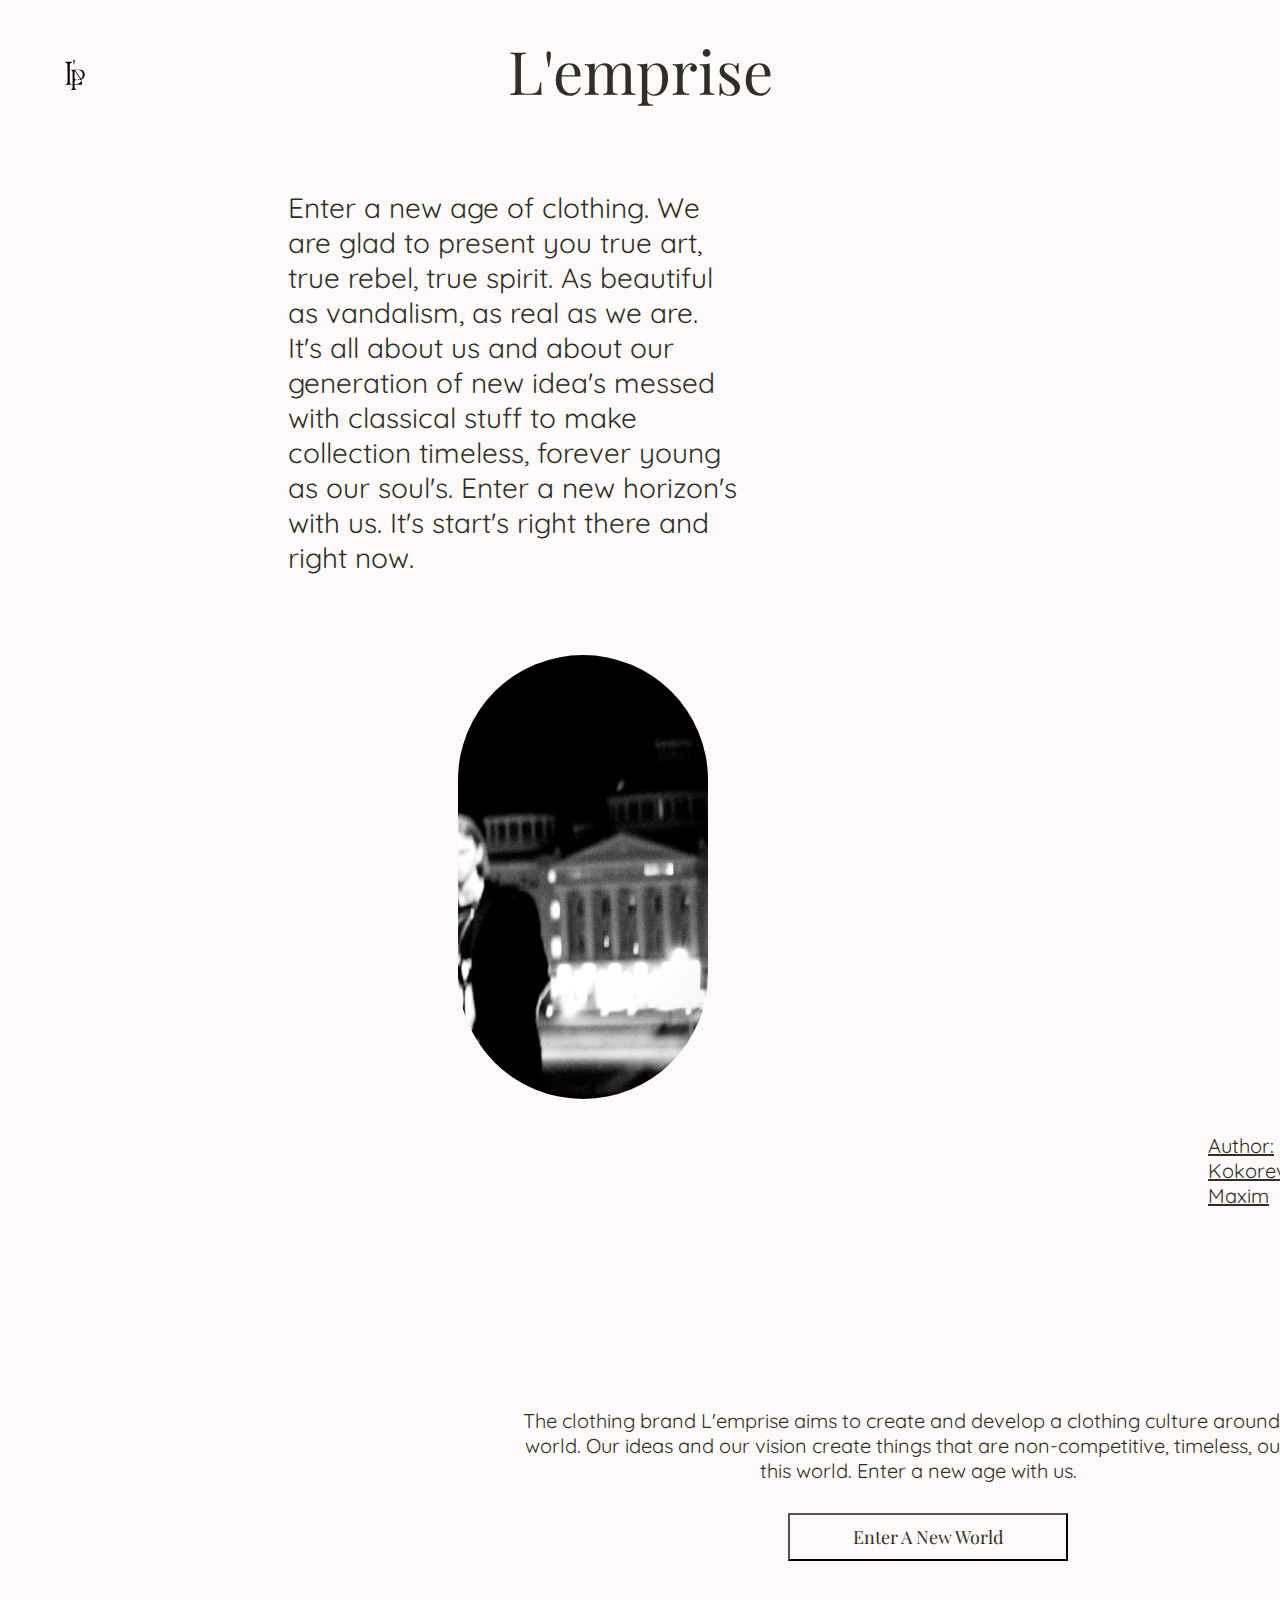
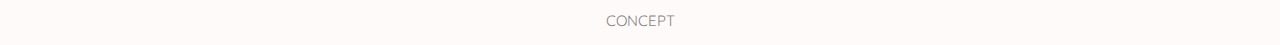
<file: index.html>
<!DOCTYPE html>
<html lang="en">
<head>
    <meta charset="UTF-8">
    <meta name="viewport" content="width=device-width, initial-scale=1.0">
    <title>Lemprise</title>
    <link rel="stylesheet" href="style.css">
    <meta name="viewport" content="width=device-width, initial-scale=1">
    <link rel="preconnect" href="https://fonts.googleapis.com">
    <link rel="preconnect" href="https://fonts.gstatic.com" crossorigin>
    <link href="https://fonts.googleapis.com/css2?family=Playfair+Display:wght@500&family=Quicksand&display=swap" rel="stylesheet">
<body class="body">
    <a href="index.html">
    <img src="images/logo-lempirse.svg" alt="logo" class="logo">
    </a>
    <div class="shop-name">L'emprise
    </div>
    <div class="article_1">
        Enter a new age of clothing. We are glad to present you true art, true rebel, true spirit. 
        As beautiful as vandalism, as real as we are. It's all about us and about our generation of new idea's messed with classical stuff
        to make collection timeless, forever young as our soul's. Enter a new horizon's with us. 
        It's start's right there and right now.
    </div>
        <img src="images/img1.jpg" alt="creator" class="img1">
        <div class="creator-name">Author: Kokorev Maxim</div>
        <div class="article_2">
            The clothing brand L'emprise aims to create and develop a clothing culture around the world. 
            Our ideas and our vision create things that are non-competitive, timeless, out of this world.
            Enter a new age with us.
        </div>
        <a href="indexshop.html">
             <button class="btn_enter">
                Enter A New World
            </button>
        </a>
        <p class="article_concept">CONCEPT</p>
</body>
</html>
</file>
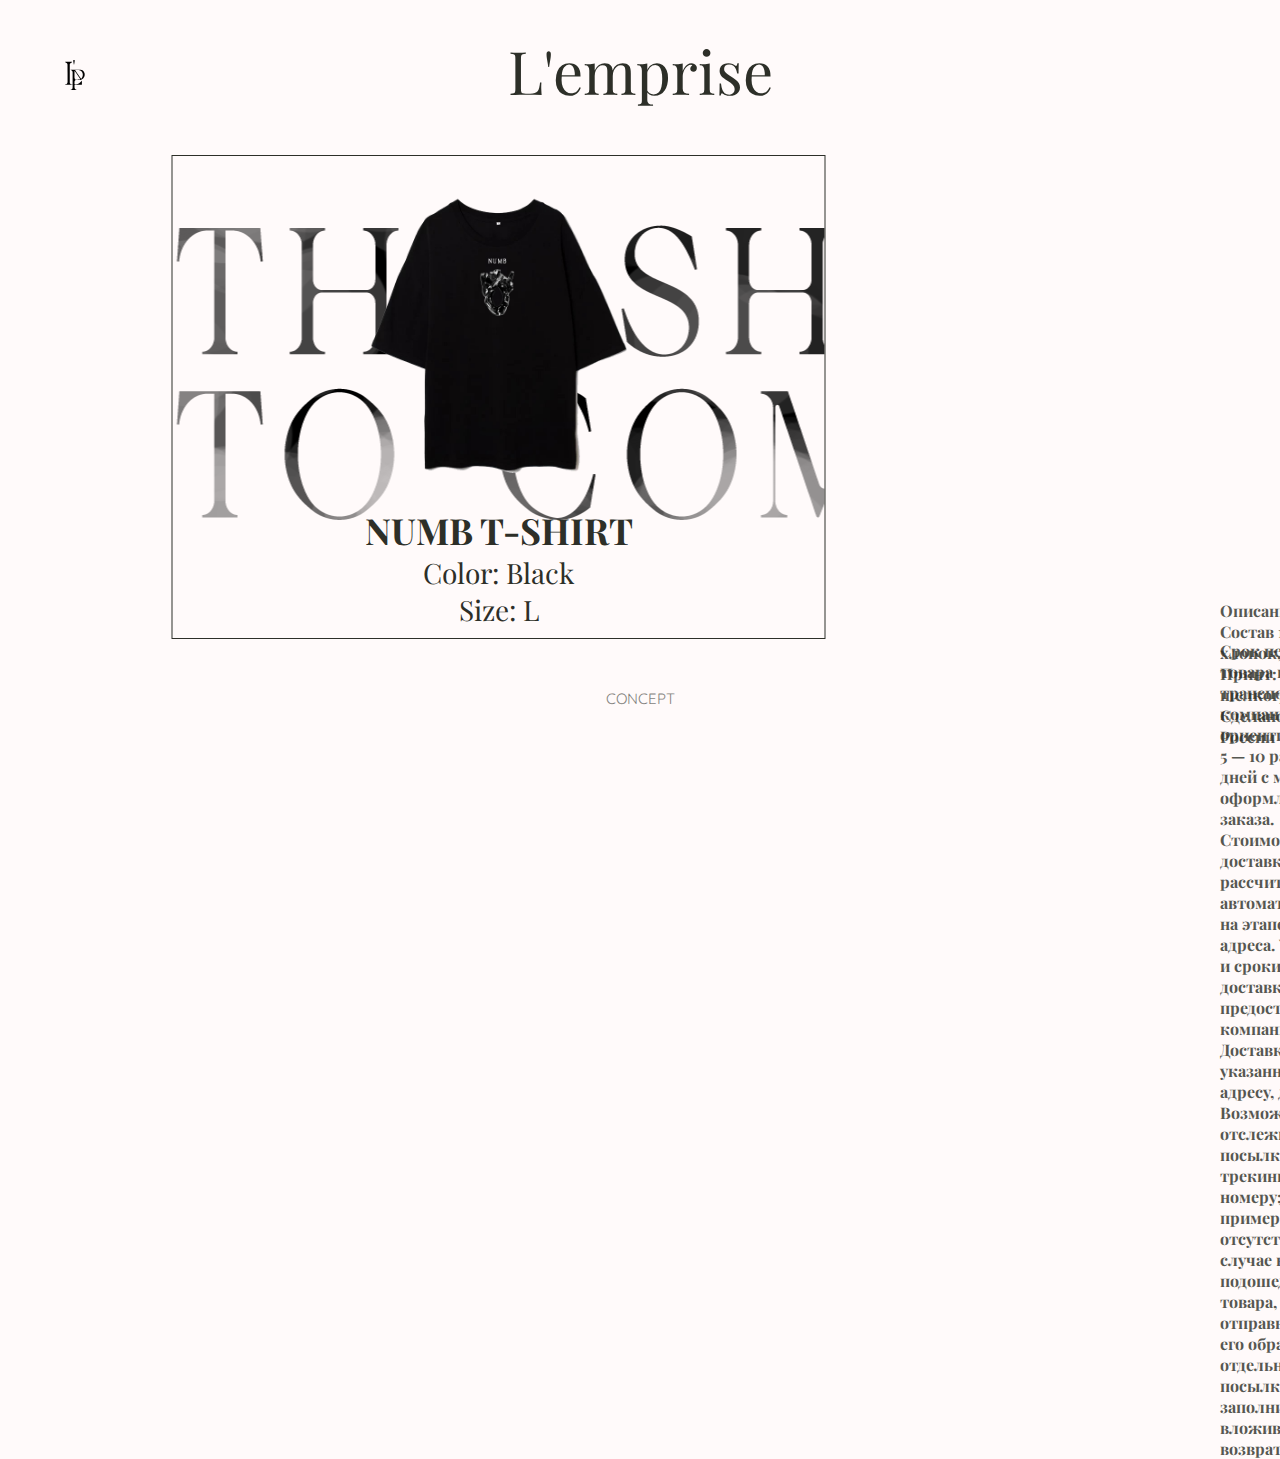
<file: indexbag0.html>
<!DOCTYPE html>
<html lang="en">
<head>
    <meta charset="UTF-8">
    <meta name="viewport" content="width=device-width, initial-scale=1.0">
    <title>Lemprise</title>
    <link rel="stylesheet" href="stylebag.css">
    <link rel="preconnect" href="https://fonts.googleapis.com">
    <link rel="preconnect" href="https://fonts.gstatic.com" crossorigin>
    <link href="https://fonts.googleapis.com/css2?family=Playfair+Display:wght@500&family=Quicksand&display=swap" rel="stylesheet">

<body class="body">
    <a href="index.html">
        <img src="images/logo-lempirse.svg" alt="logo" class="logo">
    </a>
    <div class="shop-name">L'emprise
    </div>

    <div class="main_item">
        <img src="images/Tshirt Numb png.png" alt="Numb T-Shirt" class="img_item">
        <div class="item_name">NUMB T-SHIRT</div>
        <div class="item_color">Color: Black</div>
        <div class="item_size">Size: L</div>
    </div>
    <div class="bag">YOUR BAG</div>
    <div class="bag_item">NUMB T-SHIRT BLACK L</div>
    <a href="indexshop.html">
    <div class="item_delete">X</div>
    </a>
    <div class="item_cost">Total Cost: 2199 RUB</div>
    <button class="btn_buy">BUY NOW</button>
    <a href="indexshop.html">
    <button class="btn_cont">Continue shopping.</button>
    </a>
    <div class="item_description">Описание: Состав 100% хлопок, Принт: шелкография, Сделано в России</div>
    <div class="item_faq">Срок передачи товара в транспортную компанию  ориентировочно 5 — 10 рабочих дней с момента оформления заказа.

        Стоимость доставки рассчитывается автоматически на этапе ввода адреса. 
        
        Условия и сроки доставки предоставляет компания СДЭК;
        
        Доставка по указанному адресу, до двери;
        
        Возможность отслеживания посылки по трекинг-номеру;
        
        Услуга примерки отсутствует.
        
        В случае не подошедшего товара, отправьте нам его обратно отдельной посылкой, заполнив и вложив бланк возврата</div>
        <p class="article_concept">CONCEPT</p>
</file>
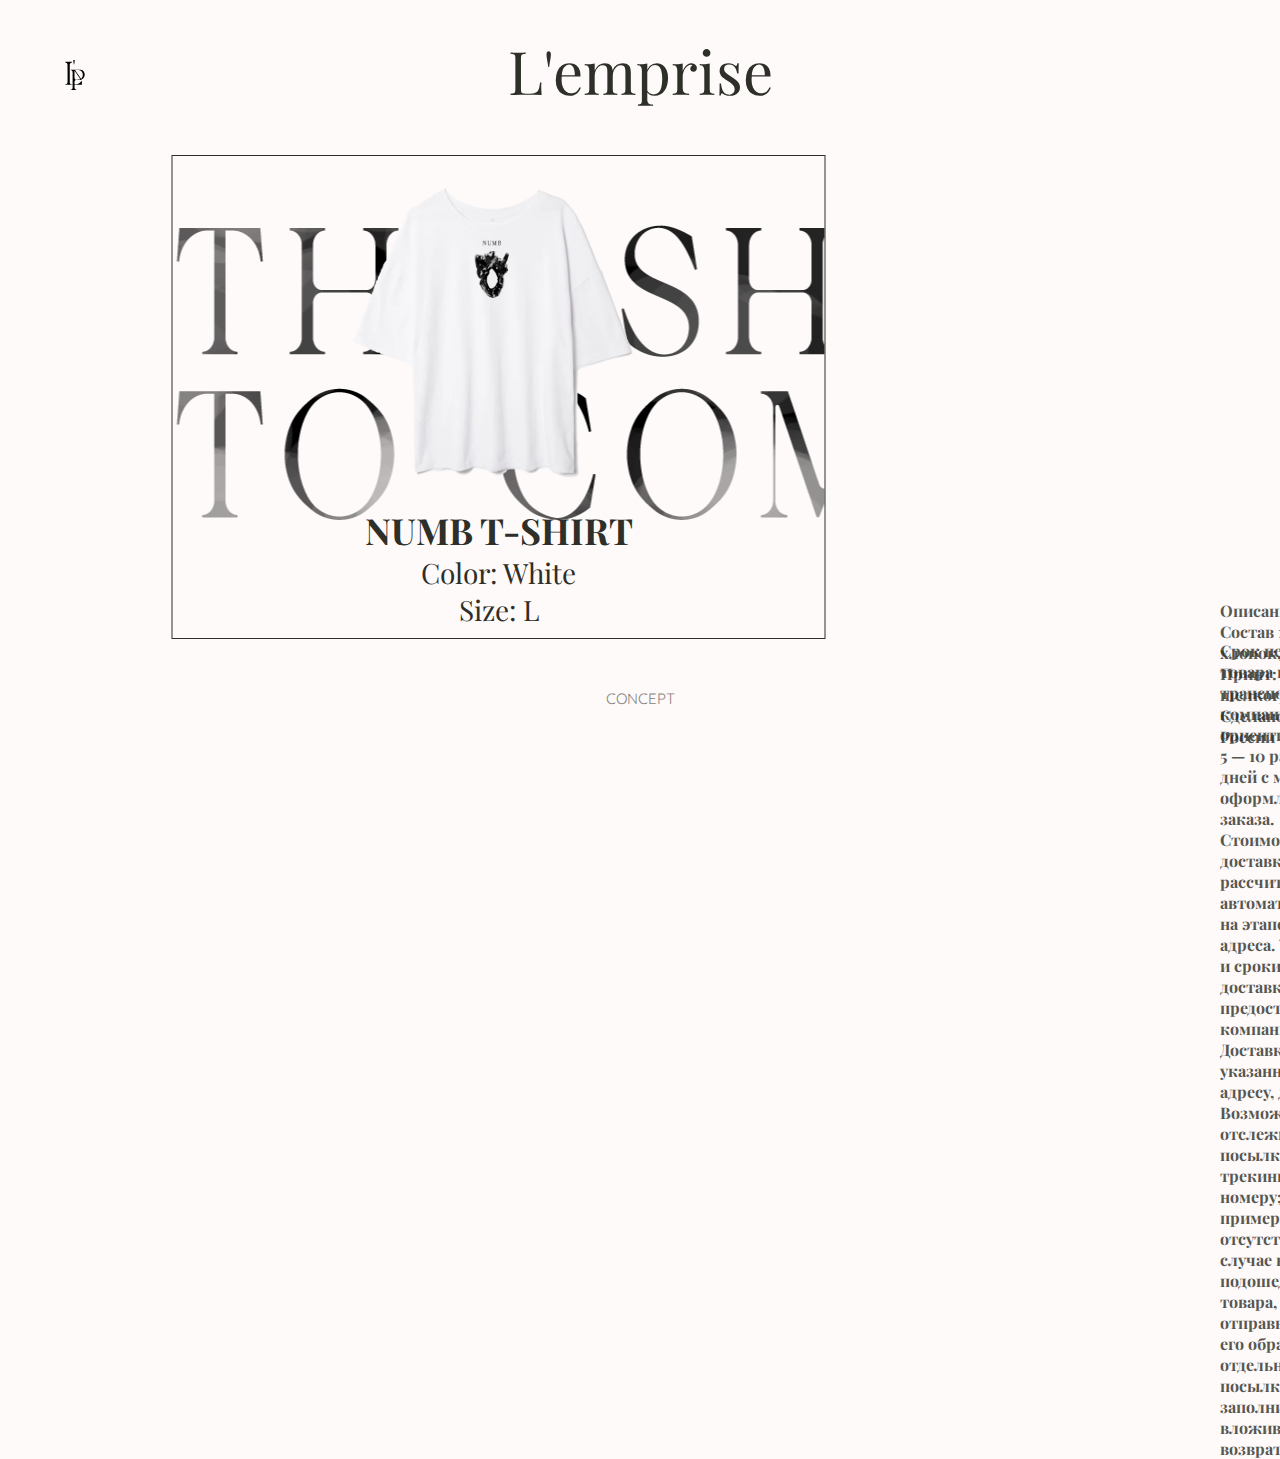
<file: indexbag1.html>
<!DOCTYPE html>
<html lang="en">
<head>
    <meta charset="UTF-8">
    <meta name="viewport" content="width=device-width, initial-scale=1.0">
    <title>Lemprise</title>
    <link rel="stylesheet" href="stylebag.css">
    <link rel="preconnect" href="https://fonts.googleapis.com">
    <link rel="preconnect" href="https://fonts.gstatic.com" crossorigin>
    <link href="https://fonts.googleapis.com/css2?family=Playfair+Display:wght@500&family=Quicksand&display=swap" rel="stylesheet">

<body class="body">
    <a href="index.html">
        <img src="images/logo-lempirse.svg" alt="logo" class="logo">
    </a>
    <div class="shop-name">L'emprise
    </div>

    <div class="main_item">
        <img src="images/Tshirt Numb white png.png" alt="Numb T-Shirt" class="img_item">
        <div class="item_name">NUMB T-SHIRT</div>
        <div class="item_color">Color: White</div>
        <div class="item_size">Size: L</div>
    </div>
    <div class="bag">YOUR BAG</div>
    <div class="bag_item">NUMB T-SHIRT WHITE L</div>
    <a href="indexshop.html">
    <div class="item_delete">X</div>
    </a>
    <div class="item_cost">Total Cost: 2199 RUB</div>
    <button class="btn_buy">BUY NOW</button>
    <a href="indexshop.html">
    <button class="btn_cont">Continue shopping.</button>
    </a>
    <div class="item_description">Описание: Состав 100% хлопок, Принт: шелкография, Сделано в России</div>
    <div class="item_faq">Срок передачи товара в транспортную компанию  ориентировочно 5 — 10 рабочих дней с момента оформления заказа.

        Стоимость доставки рассчитывается автоматически на этапе ввода адреса. 
        
        Условия и сроки доставки предоставляет компания СДЭК;
        
        Доставка по указанному адресу, до двери;
        
        Возможность отслеживания посылки по трекинг-номеру;
        
        Услуга примерки отсутствует.
        
        В случае не подошедшего товара, отправьте нам его обратно отдельной посылкой, заполнив и вложив бланк возврата</div>
        <p class="article_concept">CONCEPT</p>
</file>
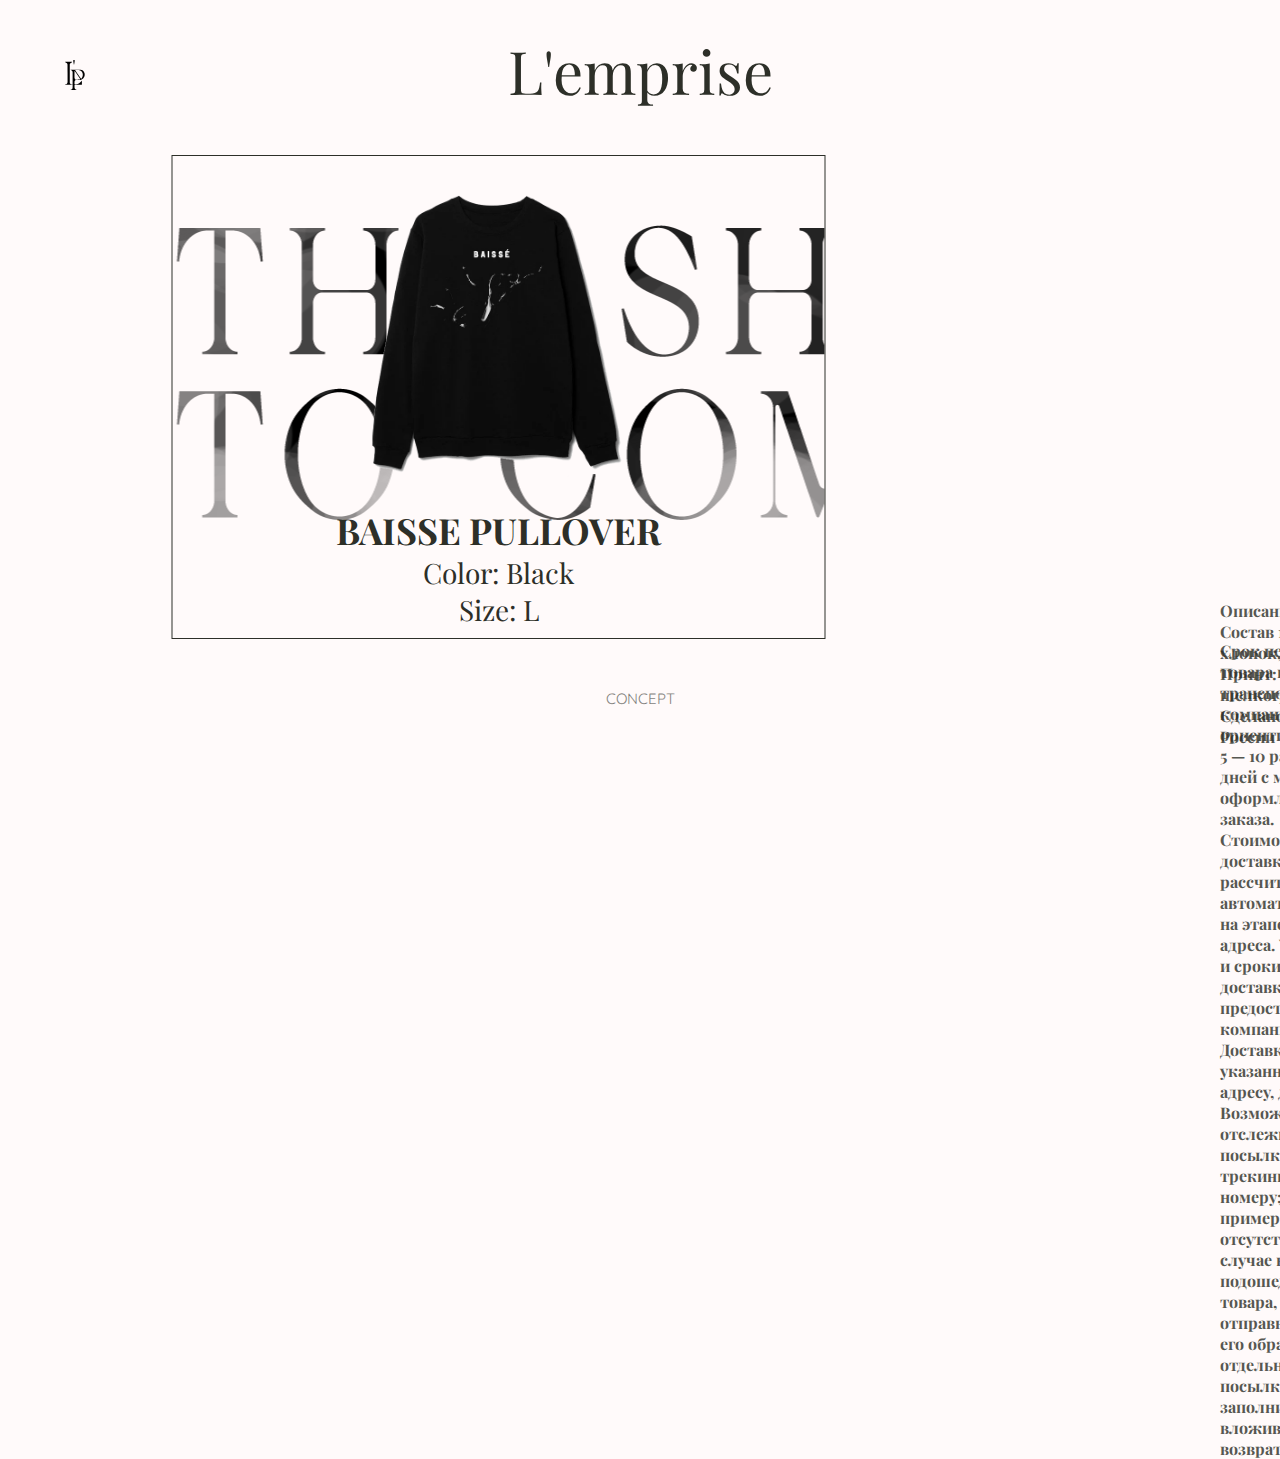
<file: indexbag2.html>
<!DOCTYPE html>
<html lang="en">
<head>
    <meta charset="UTF-8">
    <meta name="viewport" content="width=device-width, initial-scale=1.0">
    <title>Lemprise</title>
    <link rel="stylesheet" href="stylebag.css">
    <link rel="preconnect" href="https://fonts.googleapis.com">
    <link rel="preconnect" href="https://fonts.gstatic.com" crossorigin>
    <link href="https://fonts.googleapis.com/css2?family=Playfair+Display:wght@500&family=Quicksand&display=swap" rel="stylesheet">

<body class="body">
    <a href="index.html">
        <img src="images/logo-lempirse.svg" alt="logo" class="logo">
    </a>
    <div class="shop-name">L'emprise
    </div>

    <div class="main_item">
        <img src="images/pullover baise png.png" alt="Baisse Pullover" class="img_item">
        <div class="item_name">BAISSE PULLOVER</div>
        <div class="item_color">Color: Black</div>
        <div class="item_size">Size: L</div>
    </div>
    <div class="bag">YOUR BAG</div>
    <div class="bag_item">BAISSE PULLOVER BLACK L</div>
    <a href="indexshop.html">
    <div class="item_delete">X</div>
    </a>
    <div class="item_cost">Total Cost: 3499 RUB</div>
    <button class="btn_buy">BUY NOW</button>
    <a href="indexshop.html">
    <button class="btn_cont">Continue shopping.</button>
    </a>
    <div class="item_description">Описание: Состав 100% хлопок, Принт: шелкография, Сделано в России</div>
    <div class="item_faq">Срок передачи товара в транспортную компанию  ориентировочно 5 — 10 рабочих дней с момента оформления заказа.

        Стоимость доставки рассчитывается автоматически на этапе ввода адреса. 
        
        Условия и сроки доставки предоставляет компания СДЭК;
        
        Доставка по указанному адресу, до двери;
        
        Возможность отслеживания посылки по трекинг-номеру;
        
        Услуга примерки отсутствует.
        
        В случае не подошедшего товара, отправьте нам его обратно отдельной посылкой, заполнив и вложив бланк возврата</div>
        <p class="article_concept">CONCEPT</p>
</file>
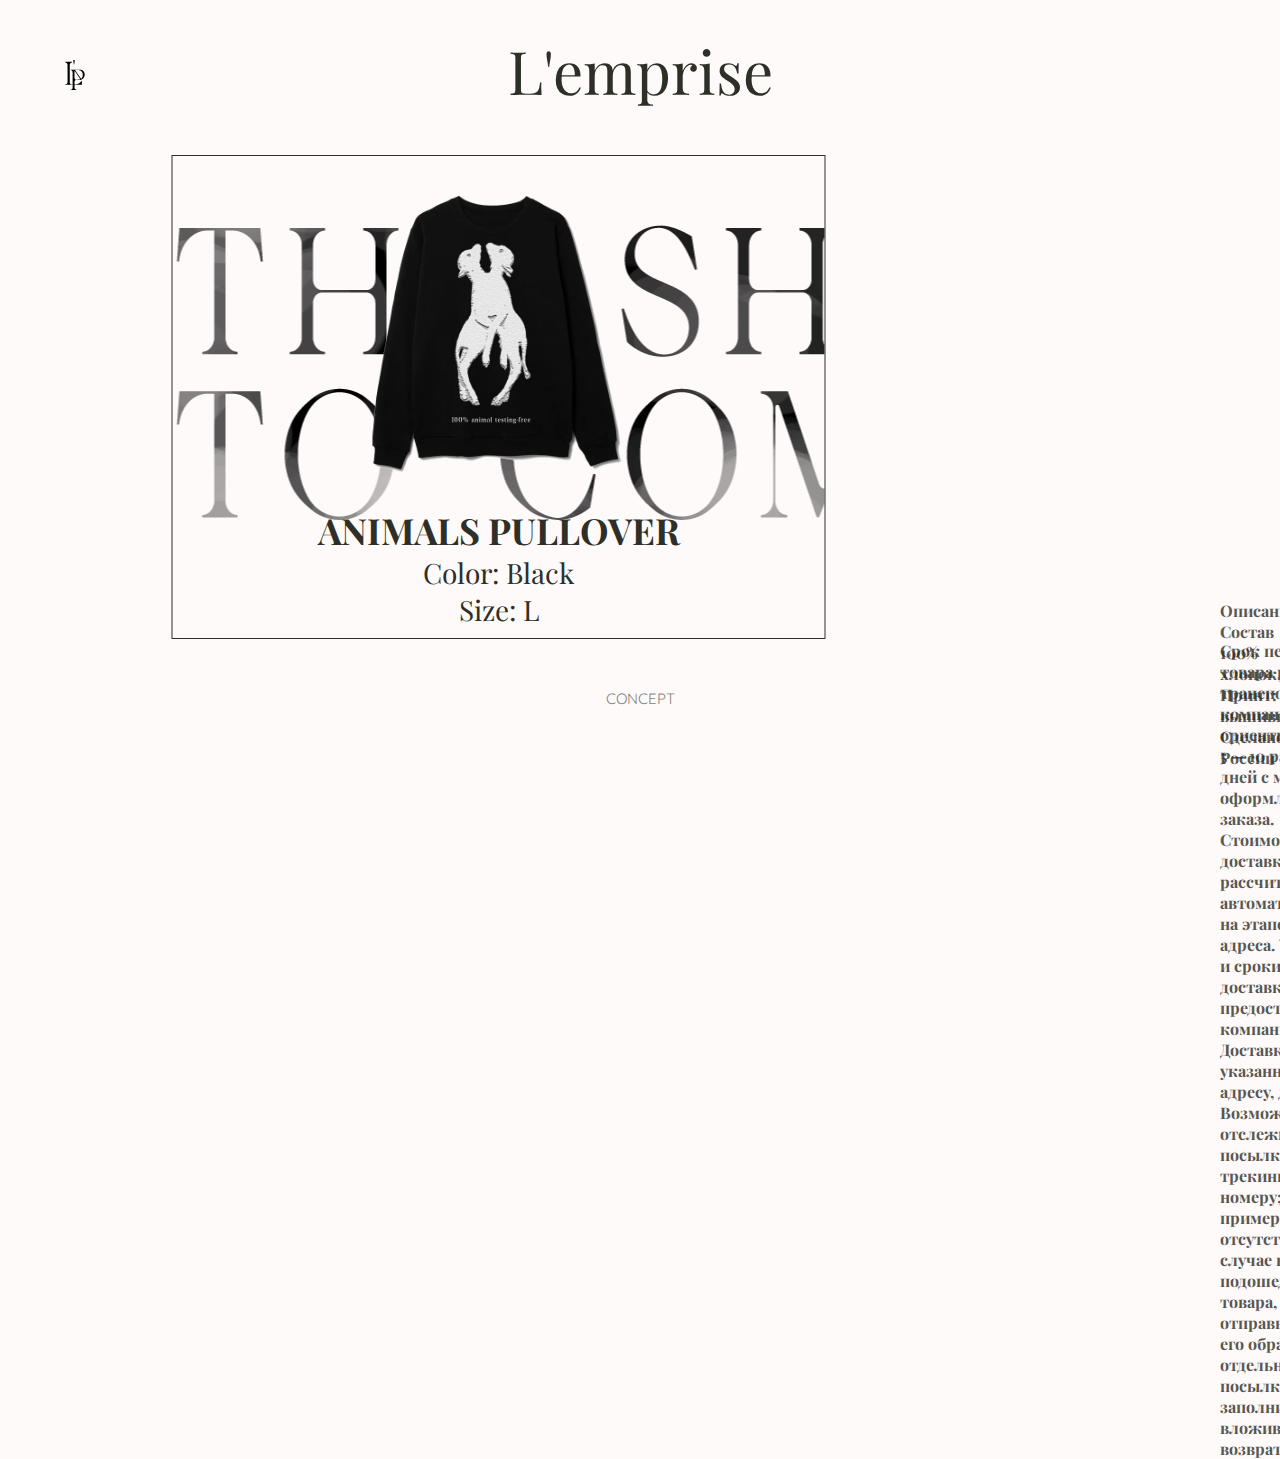
<file: indexbag3.html>
<!DOCTYPE html>
<html lang="en">
<head>
    <meta charset="UTF-8">
    <meta name="viewport" content="width=device-width, initial-scale=1.0">
    <title>Lemprise</title>
    <link rel="stylesheet" href="stylebag.css">
    <link rel="preconnect" href="https://fonts.googleapis.com">
    <link rel="preconnect" href="https://fonts.gstatic.com" crossorigin>
    <link href="https://fonts.googleapis.com/css2?family=Playfair+Display:wght@500&family=Quicksand&display=swap" rel="stylesheet">

<body class="body">
    <a href="index.html">
        <img src="images/logo-lempirse.svg" alt="logo" class="logo">
    </a>
    <div class="shop-name">L'emprise
    </div>

    <div class="main_item">
        <img src="images/pullover animals png.png" alt="Animals Pullover" class="img_item">
        <div class="item_name">ANIMALS PULLOVER</div>
        <div class="item_color">Color: Black</div>
        <div class="item_size">Size: L</div>
    </div>
    <div class="bag">YOUR BAG</div>
    <div class="bag_item">ANIMALS PULLOVER BLACK L</div>
    <a href="indexshop.html">
    <div class="item_delete">X</div>
    </a>
    <div class="item_cost">Total Cost: 3499 RUB</div>
    <button class="btn_buy">BUY NOW</button>
    <a href="indexshop.html">
    <button class="btn_cont">Continue shopping.</button>
    </a>
    <div class="item_description">Описание: Состав 100% хлопок, Принт: вышивка, Сделано в России</div>
    <div class="item_faq">Срок передачи товара в транспортную компанию  ориентировочно 5 — 10 рабочих дней с момента оформления заказа.

        Стоимость доставки рассчитывается автоматически на этапе ввода адреса. 
        
        Условия и сроки доставки предоставляет компания СДЭК;
        
        Доставка по указанному адресу, до двери;
        
        Возможность отслеживания посылки по трекинг-номеру;
        
        Услуга примерки отсутствует.
        
        В случае не подошедшего товара, отправьте нам его обратно отдельной посылкой, заполнив и вложив бланк возврата</div>
        <p class="article_concept">CONCEPT</p>
</file>
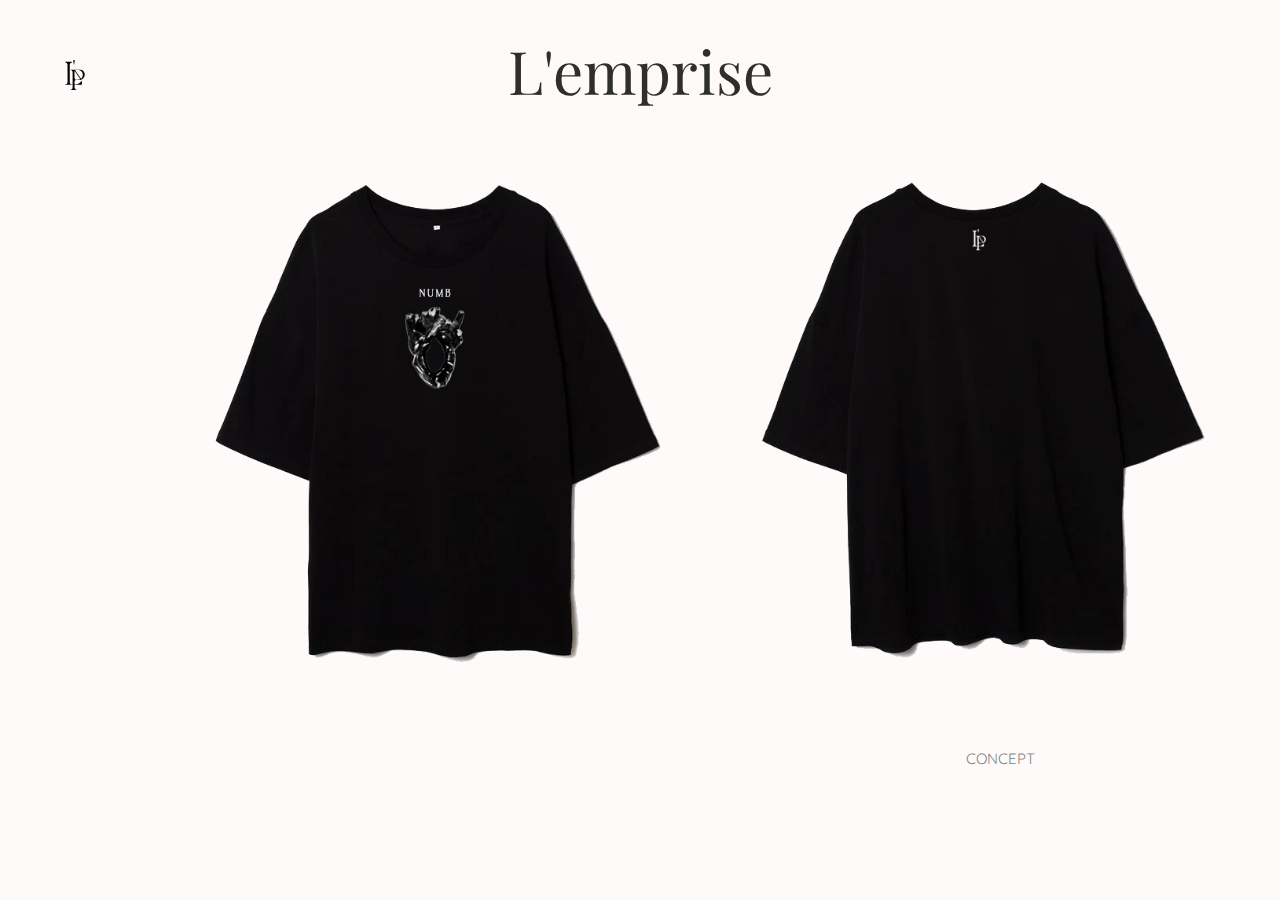
<file: indexitem.html>
<!DOCTYPE html>
<html lang="en">
<head>
    <meta charset="UTF-8">
    <meta name="viewport" content="width=device-width, initial-scale=1.0">
    <title>Lemprise</title>
    <link rel="stylesheet" href="styleitem.css">
    <link rel="preconnect" href="https://fonts.googleapis.com">
    <link rel="preconnect" href="https://fonts.gstatic.com" crossorigin>
    <link href="https://fonts.googleapis.com/css2?family=Playfair+Display:wght@500&family=Quicksand&display=swap" rel="stylesheet">

<body class="body">
    <a href="index.html">
        <img src="images/logo-lempirse.svg" alt="logo" class="logo">
    </a>
    <div class="shop-name">L'emprise
    </div>
    <div class="item_main">
        <img src="images/Tshirt Numb png.png" alt="T-shirt Numb" class="item_img">
        <img src="images/Tshirt Numb back png.png" alt="T-shirt Numb back" class="item_img_back">
        <div class="item_name">NUMB</div>
        <div class="item_color">Black T-Shirt</div>
        <div class="item_cost">2199 RUB</div>
        <div class="item_size">Sizes: </div>
        <button class="btn_size_s">S</button>
        <button class="btn_size_m">M</button>
        <button class="btn_size_l">L</button>
        <button class="btn_size_xl">XL</button>
        <a href="indexbag0.html">
        <button class="btn_add">ADD TO BAG</button>
        </a>
        <p class="item_desrpition"> NUMB - is more than just T-Shirt. Is window to your inner world for outsider's. 
            Not your world, not your people, not your noise. It's time to heal your wounds. Time to get NUMB. 
        </p>
        <p class="article_concept">CONCEPT</p>
    </div>
    

</body>
</html>
</file>
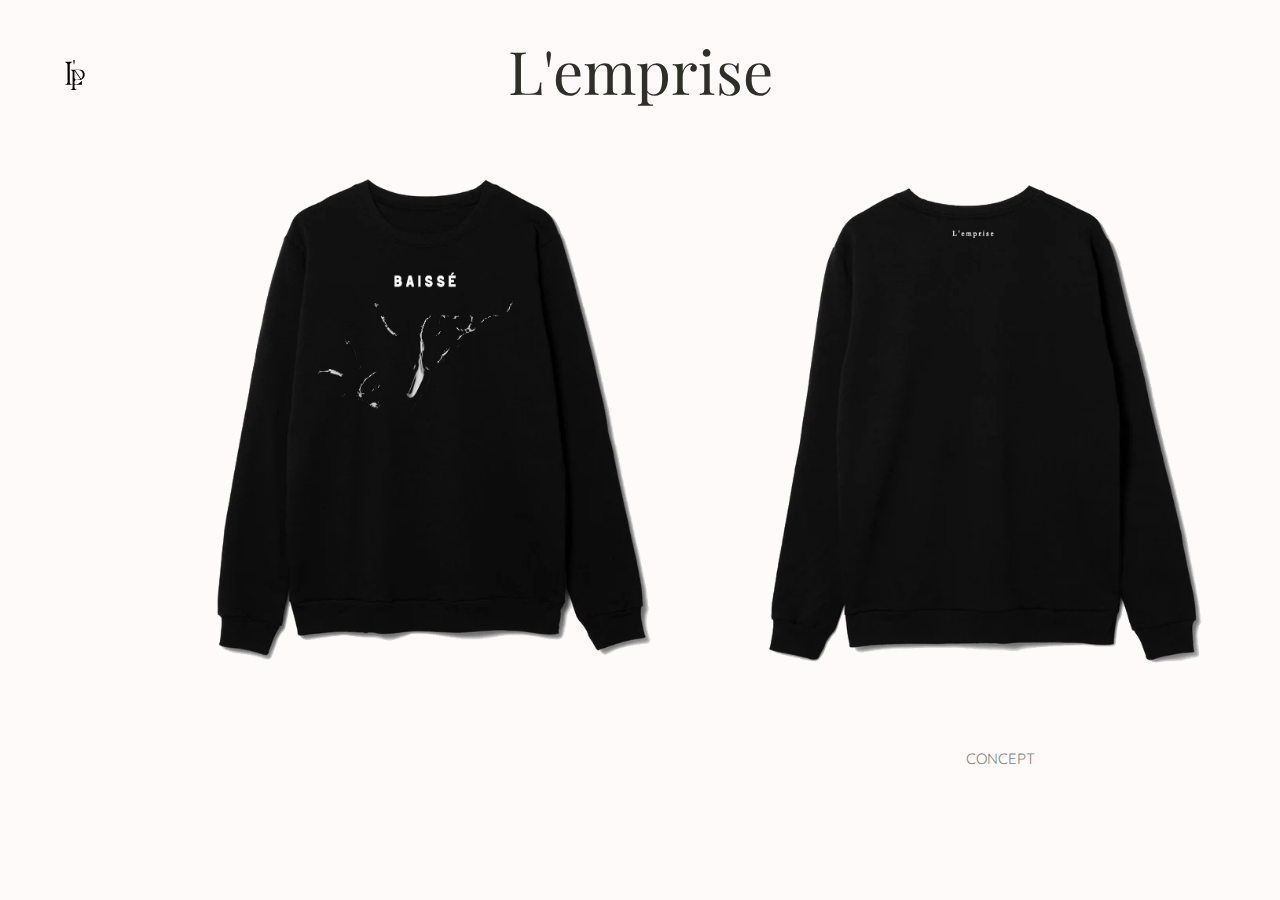
<file: indexitemp1.html>
<!DOCTYPE html>
<html lang="en">
<head>
    <meta charset="UTF-8">
    <meta name="viewport" content="width=device-width, initial-scale=1.0">
    <title>Lemprise</title>
    <link rel="stylesheet" href="styleitem.css">
    <link rel="preconnect" href="https://fonts.googleapis.com">
    <link rel="preconnect" href="https://fonts.gstatic.com" crossorigin>
    <link href="https://fonts.googleapis.com/css2?family=Playfair+Display:wght@500&family=Quicksand&display=swap" rel="stylesheet">

<body class="body">
    <a href="index.html">
        <img src="images/logo-lempirse.svg" alt="logo" class="logo">
    </a>
    <div class="shop-name">L'emprise
    </div>
    <div class="item_main">
        <img src="images/pullover baise png.png" alt="Pullover Baise" class="item_img">
        <img src="images/pullover baise back png.png" alt="Pullover Baise Back" class="item_img_back">
        <div class="item_name">BAISSE</div>
        <div class="item_color">Black Pullover</div>
        <div class="item_cost">3499 RUB</div>
        <div class="item_size">Sizes: </div>
        <button class="btn_size_s">S</button>
        <button class="btn_size_m">M</button>
        <button class="btn_size_l">L</button>
        <button class="btn_size_xl">XL</button>
        <a href="indexbag2.html">
        <button class="btn_add">ADD TO BAG</button>
        </a>
        <p class="item_desrpition"> It's about a society on its way down. And as it falls,it keeps telling itself: 
            "So far so good... So far so good... So far so good." It's not how you fall that matters. It's how you land. BAISSE.
        </p>
        <p class="article_concept">CONCEPT</p>
    </div>
    

</body>
</html>
</file>
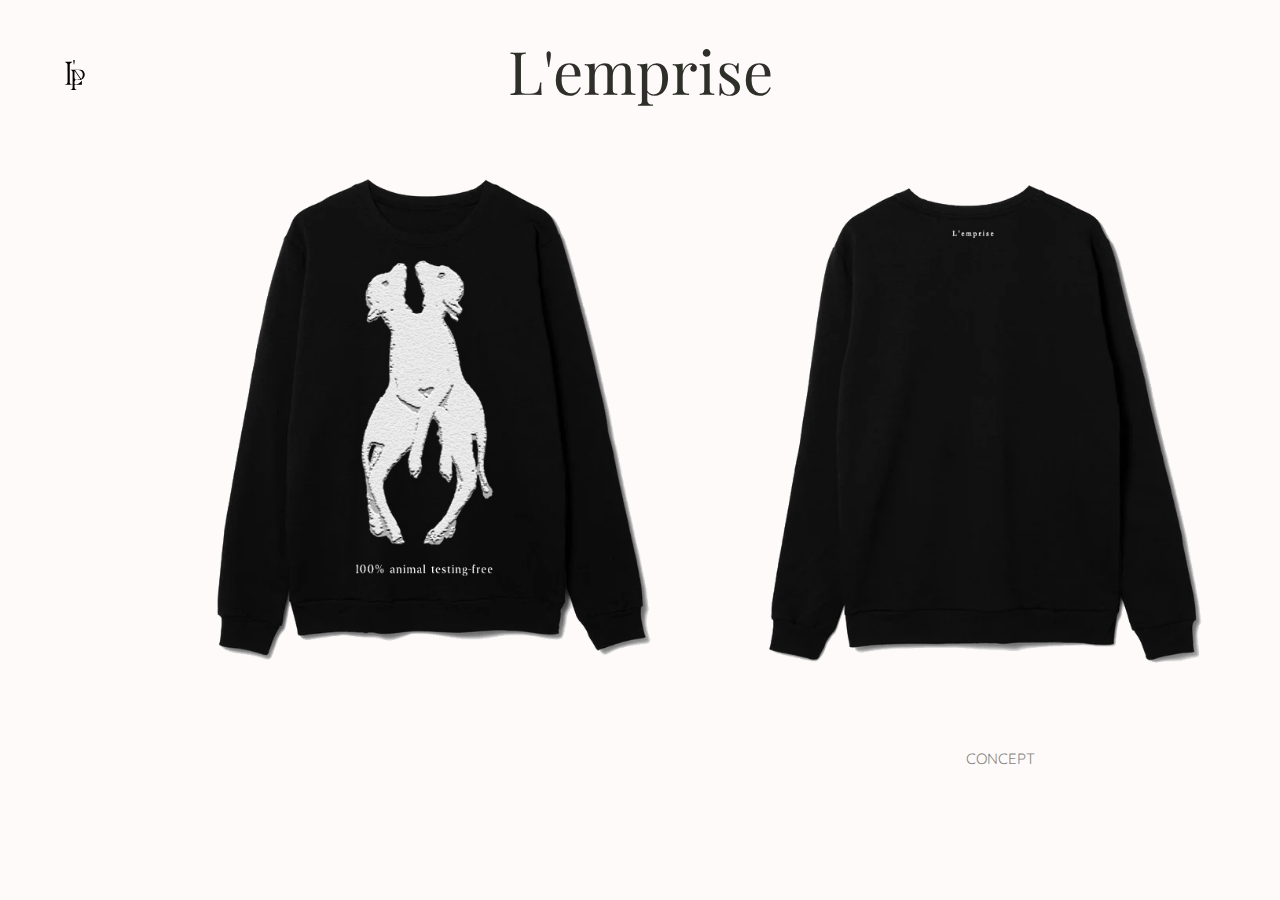
<file: indexitemp2.html>
<!DOCTYPE html>
<html lang="en">
<head>
    <meta charset="UTF-8">
    <meta name="viewport" content="width=device-width, initial-scale=1.0">
    <title>Lemprise</title>
    <link rel="stylesheet" href="styleitem.css">
    <link rel="preconnect" href="https://fonts.googleapis.com">
    <link rel="preconnect" href="https://fonts.gstatic.com" crossorigin>
    <link href="https://fonts.googleapis.com/css2?family=Playfair+Display:wght@500&family=Quicksand&display=swap" rel="stylesheet">

<body class="body">
    <a href="index.html">
        <img src="images/logo-lempirse.svg" alt="logo" class="logo">
    </a>
    <div class="shop-name">L'emprise
    </div>
    <div class="item_main">
        <img src="images/pullover animals png.png" alt="Pullover Animals" class="item_img">
        <img src="images/pullover animals back png.png" alt="Pullover Animals Back" class="item_img_back">
        <div class="item_name">ANIMALS</div>
        <div class="item_color">Black Pullover</div>
        <div class="item_cost">3499 RUB</div>
        <div class="item_size">Sizes: </div>
        <button class="btn_size_s">S</button>
        <button class="btn_size_m">M</button>
        <button class="btn_size_l">L</button>
        <button class="btn_size_xl">XL</button>
        <a href="indexbag3.html">
        <button class="btn_add">ADD TO BAG</button>
        </a>
        <p class="item_desrpition"> Are those masks? Are we in the jungle? ANIMALS.
        </p>
        <p class="article_concept">CONCEPT</p>
    </div>
    

</body>
</html>
</file>
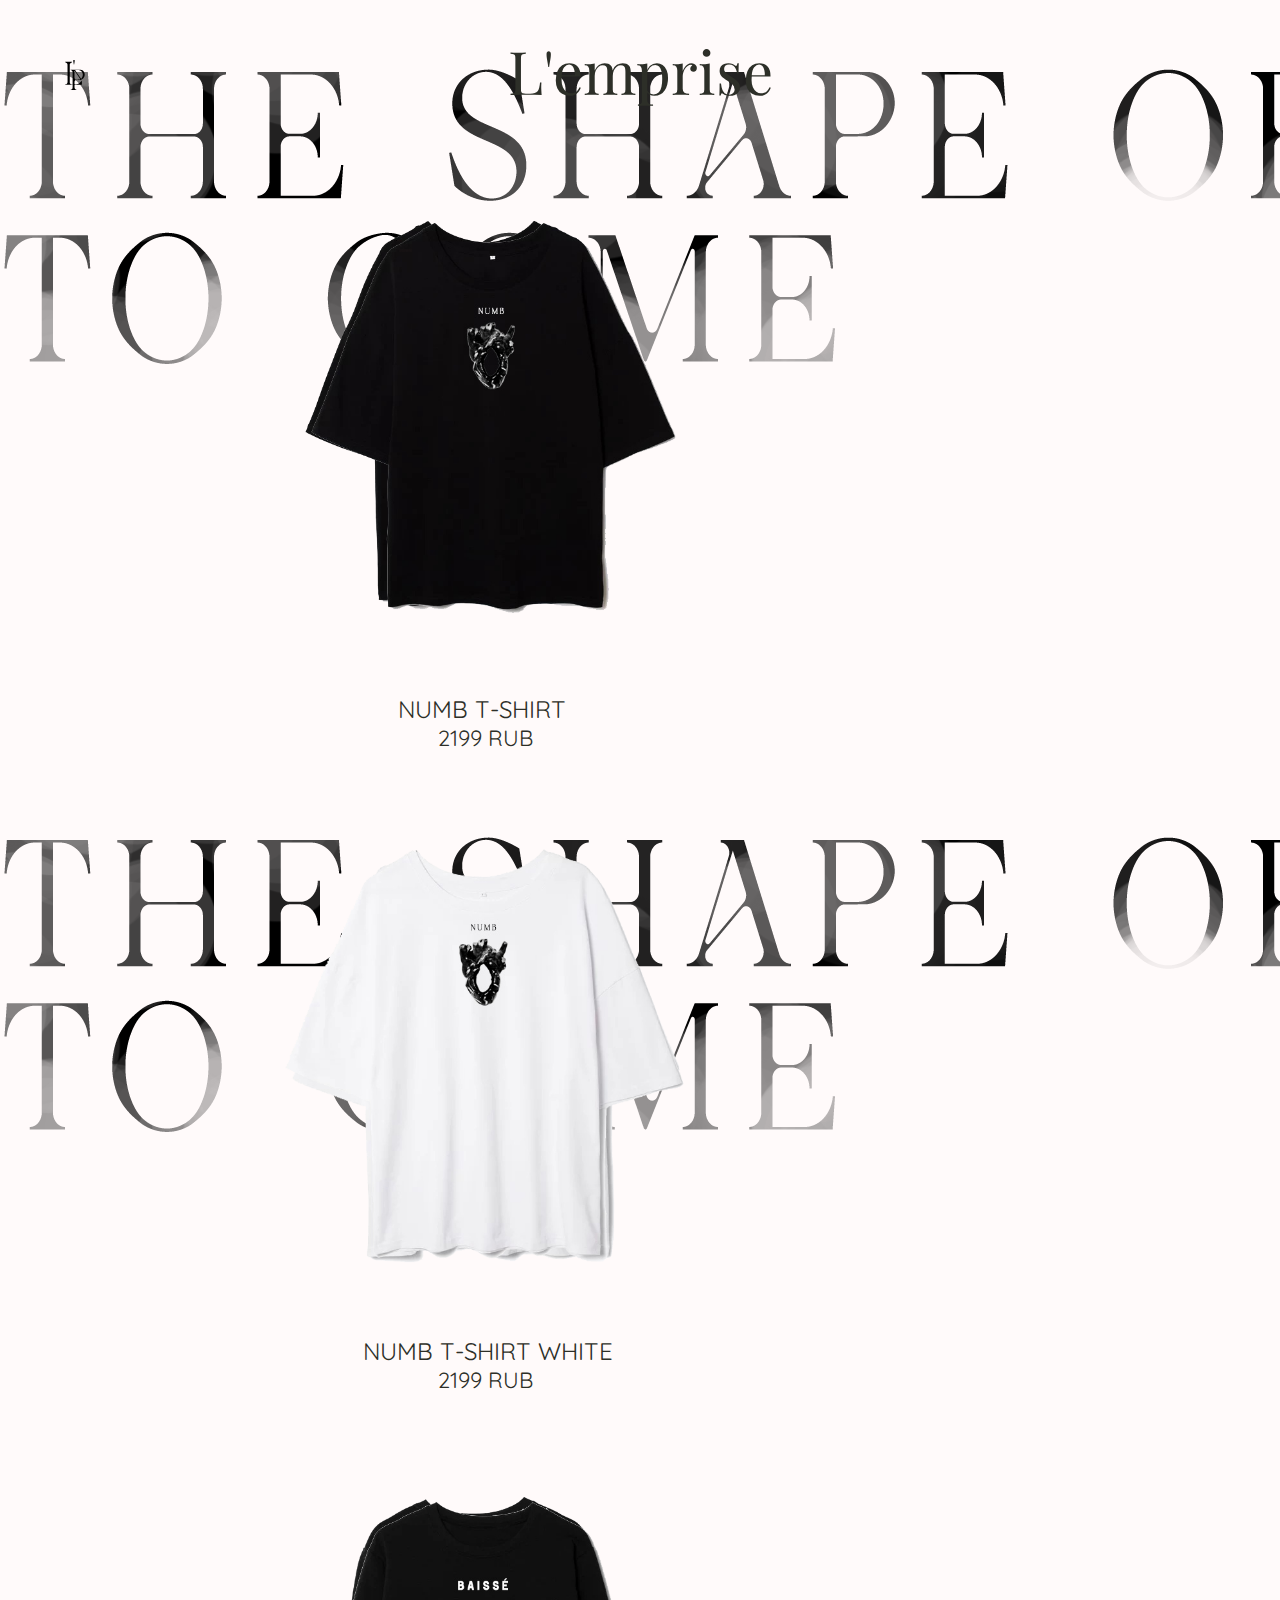
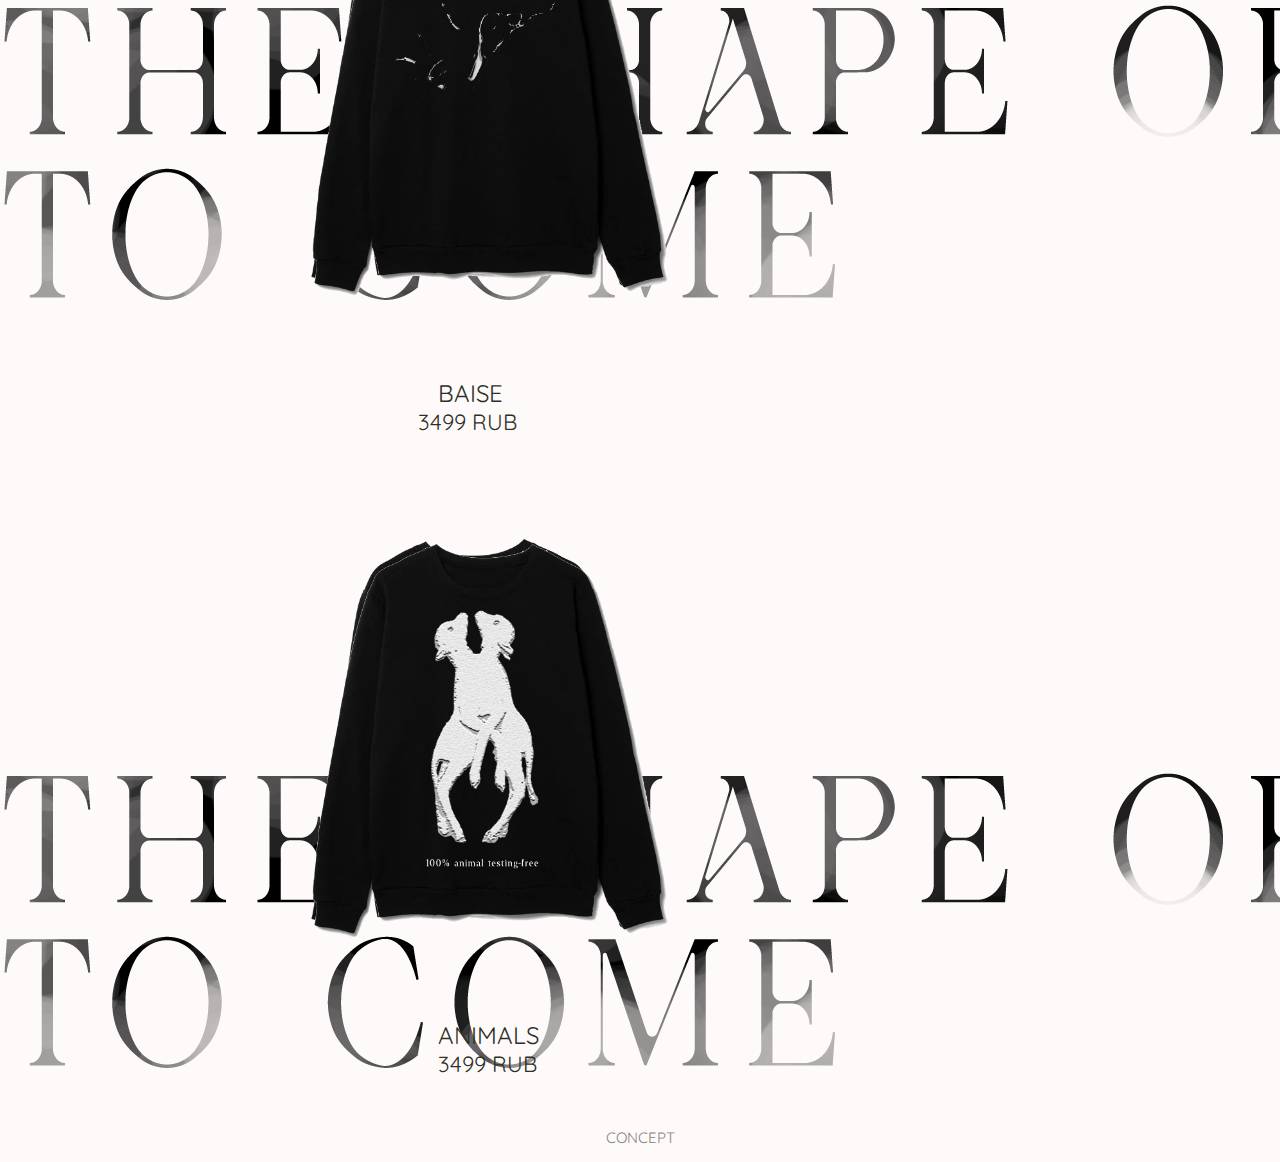
<file: indexshop.html>
<!DOCTYPE html>
<html lang="en">
<head>
    <meta charset="UTF-8">
    <meta name="viewport" content="width=device-width, initial-scale=1.0">
    <title>Lemprise</title>
    <link rel="stylesheet" href="styleshop.css">
    <link rel="preconnect" href="https://fonts.googleapis.com">
    <link rel="preconnect" href="https://fonts.gstatic.com" crossorigin>
    <link href="https://fonts.googleapis.com/css2?family=Playfair+Display:wght@500&family=Quicksand&display=swap" rel="stylesheet">
</head>
<body>
    <a href="index.html">
        <img src="images/logo-lempirse.svg" alt="logo" class="logo">
    </a>
    <div class="shop-name">L'emprise</div>
    <a href="indexitem.html">
    <div class="item1">
        <img src="images/Tshirt Numb back png.png" alt="T-shirt Numb back" class="tsirt_numb_img_back">
    <img src="images/Tshirt Numb png.png" alt="T-shirt Numb" class="tsirt_numb_img">
    <div class="tshirt_numb">NUMB T-SHIRT</div>
    <div class="tshirt_numb_cost">2199 RUB</div>
    </div>
    </a>
    <a href="inexitemtw.html">
    <div class="item2">
        <img src="images/Tshirt Numb back white png.png" alt="T-shirt Numb back white" class="tsirt_numb_img_back_white">
    <img src="images/Tshirt Numb white png.png" alt="T-shirt Numb white" class="tsirt_numb_img_white">
    <div class="tshirt_numb_white">NUMB T-SHIRT WHITE</div>
    <div class="tshirt_numb_cost_white">2199 RUB</div>
    </div>
    </a>
    <a href="indexitemp1.html">
    <div class="item3">
            <img src="images/pullover baise back png.png" alt="Pullover Baise Back" class="pullover_baise_img_back">
        <img src="images/pullover baise png.png" alt="Pullover Baise" class="pullover_baise_img">
        <div class="pullover_baise">BAISE</div>
        <div class="pullover_baise_cost">3499 RUB</div>
        </div>
    </a>
    <a href="indexitemp2.html">
    <div class="item4">
            <img src="images/pullover animals back png.png" alt="Pullover Animals Back" class="pullover_animals_img_back"> 
        <img src="images/pullover animals png.png" alt="Pullover Animals" class="pullover_animals_img">
        <div class="pullover_animals">ANIMALS</div>
        <div class="pullover_animals_cost">3499 RUB</div>
        </div>
    </a>
        <p class="article_concept">CONCEPT</p>   
     
</body>
</html>
</file>
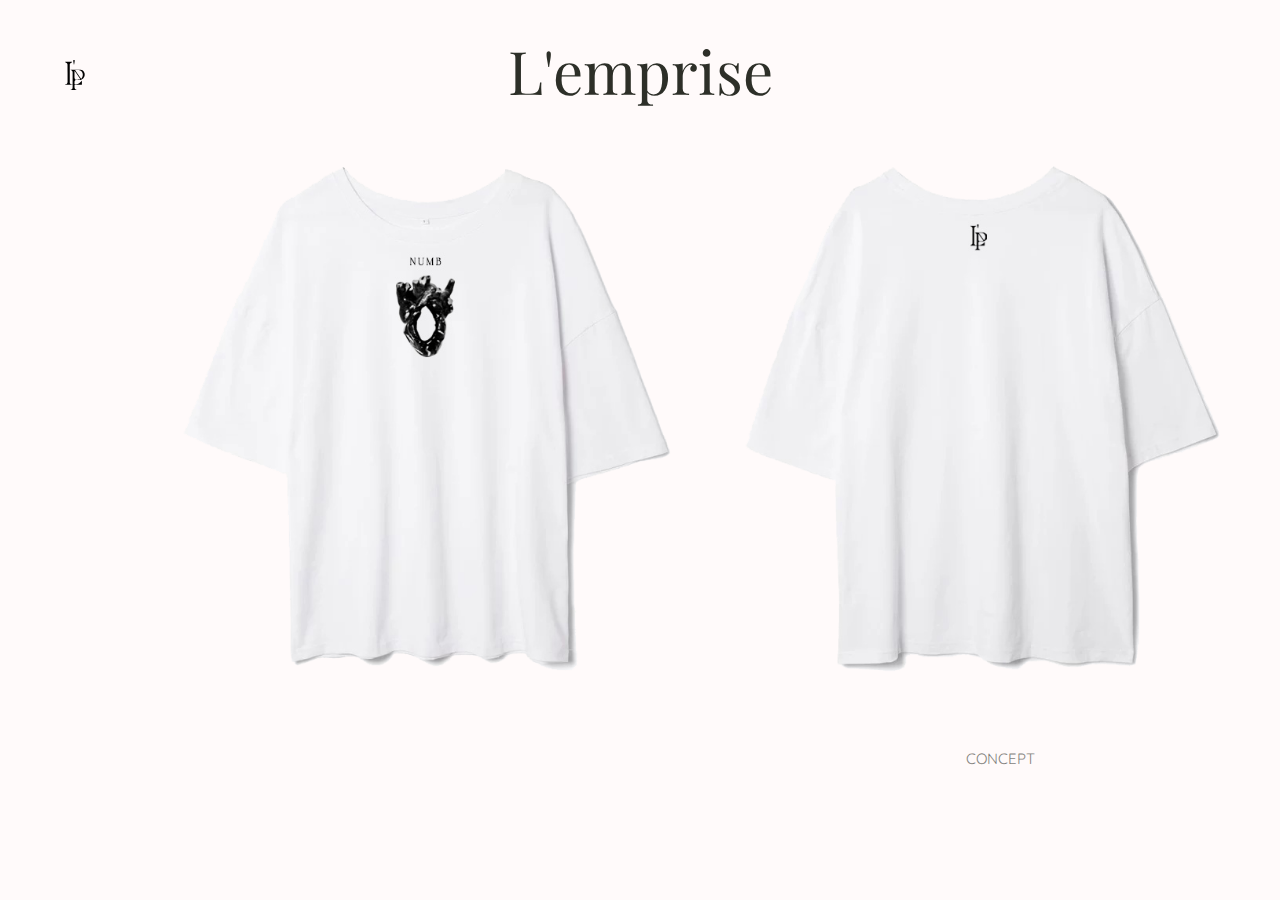
<file: inexitemtw.html>
<!DOCTYPE html>
<html lang="en">
<head>
    <meta charset="UTF-8">
    <meta name="viewport" content="width=device-width, initial-scale=1.0">
    <title>Lemprise</title>
    <link rel="stylesheet" href="styleitem.css">
    <link rel="preconnect" href="https://fonts.googleapis.com">
    <link rel="preconnect" href="https://fonts.gstatic.com" crossorigin>
    <link href="https://fonts.googleapis.com/css2?family=Playfair+Display:wght@500&family=Quicksand&display=swap" rel="stylesheet">

<body class="body">
    <a href="index.html">
        <img src="images/logo-lempirse.svg" alt="logo" class="logo">
    </a>
    <div class="shop-name">L'emprise
    </div>
    <div class="item_main">
        <img src="images/Tshirt Numb white png.png" alt="T-shirt Numb" class="item_img">
        <img src="images/Tshirt Numb back white png.png" alt="T-shirt Numb back" class="item_img_back">
        <div class="item_name">NUMB</div>
        <div class="item_color">White T-Shirt</div>
        <div class="item_cost">2199 RUB</div>
        <div class="item_size">Sizes: </div>
        <button class="btn_size_s">S</button>
        <button class="btn_size_m">M</button>
        <button class="btn_size_l">L</button>
        <button class="btn_size_xl">XL</button>
        <a href="indexbag1.html">
        <button class="btn_add">ADD TO BAG</button>
        </a>
        <p class="item_desrpition"> NUMB - is more than just T-Shirt. Is window to your inner world for outsider's. 
            Not your world, not your people, not your noise. It's time to heal your wounds. Time to get NUMB. 
        </p>
        <p class="article_concept">CONCEPT</p>
    </div>
    

</body>
</html>
</file>
<file: style.css>
body {
    background-color: #FFFAFA;
}

img {
    max-width: 100%;
}

.shop-name {
    color: #2D2F28;
    text-align: center;
    font-size: 60px;
    font-family: 'Playfair Display', serif;
    margin-top: 30px;
}

.logo {
    width: 150px;
    display: block;
    position: absolute;
    top: 0;
    left: 0;
    cursor: pointer;

}

.article_1 {
    color: #2D2F28;
    text-align: left;
    font-size: 28px;
    font-family: 'Quicksand', sans-serif;
    margin-top: 30px;
    width: 450px;
    margin-top: 80px;
    margin-left: 280px;
    display: inline-block;
}

.img1 {
    width: 250px;
    border-radius: 350px;
    margin-left: 450px;
    margin-top: 80px;
    transition: 0.5s;
}

.img1:hover {
    box-shadow: 25px 5px 25px 0.1px #002FA7;
}

.creator-name {
    color: #2D2F28;
    font-size: 20px;
    font-family: 'Quicksand', sans-serif;
    margin-top: 30px;
    margin-left: 1200px;
    text-decoration: underline;
}

.article_2 {
    color: #2D2F28;
    text-align: center;
    font-size: 20px;
    font-family: 'Quicksand', sans-serif;
    margin-top: 200px;
    width: 800px;
    margin-left: 510px;
}

.btn_enter {
    margin-top: 30px;
    margin-left: 780px;
    background-color: #FFFAFA;
    color: #2D2F28;
    font-family: 'Playfair Display', serif;
    font-size: 18px;
    height: 48px;
    width: 280px;
    cursor: pointer;
    transition-duration: 0.4s;
}

.btn_enter:hover {
    color: #002FA7;
    background-color: #D7EEE4;
}

.article_concept {
    color: #2D2F28;
    text-align: center;
    font-size: 15px;
    font-family: 'Quicksand', sans-serif;
    margin-top: 50px;
    opacity: 0.6;
}
</file>
<file: stylebag.css>
body {
    background-color: #FFFAFA;
}

.shop-name {
    color: #2D2F28;
    text-align: center;
    font-size: 60px;
    font-family: 'Playfair Display', serif;
    margin-top: 30px;
}

.logo {
    width: 150px;
    display: block;
    position: absolute;
    top: 0;
    left: 0;
    cursor: pointer;

}

.main_item {
    background-image: url(images/shapka1.png);
    border-width: 1px;
    border-style: solid;
    border-color: #2D2F28;
    margin: auto;
    margin-top: 45px;
    width: 50%;
    padding: 10px;
    transform: translate(25%, 0%);
    display: inline-block;


}

.img_item {
    width: 450px;
    margin: auto;
    width: 50%;
    padding: 10px;
    transform: translate(42%, 0%);
    padding: 10px;

}

.item_name {
    color: #2D2F28;
    font-size: 36px;
    font-family: 'Playfair Display', serif;
    font-weight: bold;
    position: flex;
    text-align: center;
}

.item_color {
    color: #2D2F28;
    font-size: 28px;
    font-family: 'Playfair Display', serif;
    position: flex;
    text-align: center;

}

.item_size {
    color: #2D2F28;
    font-size: 28px;
    font-family: 'Playfair Display', serif;
    position: flex;
    text-align: center;

}

.bag {
    color: #2D2F28;
    font-size: 48px;
    font-family: 'Playfair Display', serif;
    font-weight: bold;
    position: absolute;
    top: 150px;
    left: 1445px;
}

.bag_item {
    color: #2D2F28;
    font-size: 28px;
    font-family: 'Playfair Display', serif;
    position: absolute;
    top: 325px;
    left: 1400px;
    text-decoration: underline;
}

.item_delete {
    color: #2D2F28;
    font-size: 24px;
    font-family: 'Playfair Display', serif;
    position: absolute;
    top: 360px;
    left: 1550px;
    cursor: pointer;
}

.item_delete:hover {
    color: #800020;
}

.item_cost {
    color: #2D2F28;
    font-size: 28px;
    font-family: 'Playfair Display', serif;
    font-weight: bold;
    position: absolute;
    top: 400px;
    left: 1430px;

}

.btn_buy {
    color: #002FA7;
    background-color: #FFFAFA;
    border-width: 1px;
    border-radius: 15px;
    font-size: 28px;
    width: 268px;
    font-family: 'Playfair Display', serif;
    font-weight: bold;
    position: absolute;
    top: 460px;
    left: 1430px;
    cursor: pointer;
    transition: 0.5s;
}

.btn_buy:hover {
    color: #D7EEE4;
    background-color: #002FA7;
}

.btn_cont {
    color: #2D2F28;
    background-color: #FFFAFA;
    border: none;
    font-size: 28px;
    width: 268px;
    font-family: 'Playfair Display', serif;
    font-weight: bold;
    position: absolute;
    top: 510px;
    left: 1430px;
    cursor: pointer;
}

.btn_cont:hover {
    text-decoration: underline;
}

.item_description {
    color: #2D2F28;
    font-size: 16px;
    font-family: 'Playfair Display', serif;
    font-weight: bold;
    position: absolute;
    top: 600px;
    left: 1220px;
    opacity: 0.8;
}

.item_faq {
    color: #2D2F28;
    font-size: 16px;
    font-family: 'Playfair Display', serif;
    font-weight: bold;
    position: absolute;
    top: 640px;
    left: 1220px;
    opacity: 0.8;
}

.article_concept {
    color: #2D2F28;
    text-align: center;
    font-size: 15px;
    font-family: 'Quicksand', sans-serif;
    margin-top: 50px;
    opacity: 0.6;
}
</file>
<file: styleitem.css>
body {
    background-color: #FFFAFA;
}
.shop-name {
    color: #2D2F28;
    text-align: center;
    font-size: 60px;
    font-family: 'Playfair Display', serif;
    margin-top: 30px;
}

.logo {
    width: 150px;
    display: block;
    position: absolute;
    top: 0;
    left: 0;
    cursor: pointer;

}

.item_main {
    position: absolute;
    top: 20;
    left: 0;
    margin-top: 35px;
    margin-left: 150px;
    display: inline-block;
    width: 1700px;
}

.item_img {
    width: 550px;
    display: inline-block;
}

.item_img_back {
    margin-left: 0px;
    width: 550px;
    display: inline-block;
    position: relative;
}


.item_name {
    color: #2D2F28;
    font-size: 48px;
    font-weight: bold;
    font-family: 'Playfair Display', serif;
    margin-left: 350px;
    margin-top: 60px;
    position: absolute;
    display: inline-block;
}

.item_color {
    color: #2D2F28;
    font-size: 28px;
    font-family: 'Playfair Display', serif;
    margin-left: 235px;
    margin-top: 145px;
    position: absolute;
    display: inline-block;
}

.item_cost {
    color: #2D2F28;
    font-size: 28px;
    font-family: 'Playfair Display', serif;
    left: 1340px;
    top: 180px;
    position: absolute;
    width: 120px;
}

.item_size {
    color: #2D2F28;
    font-size: 28px;
    font-family: 'Playfair Display', serif;
    margin-left: 235px;
    margin-top: 220px;
    position: absolute;
    display: inline-block;
}

.btn_size_s {
    color: #2D2F28;
    background-color: #FFFAFA;
    border-width: 1px;
    font-size: 24px;
    font-family: 'Playfair Display', serif;
    margin-left: 235px;
    margin-top: 265px;
    position: absolute;
    display: inline-block;
    transition: color 0.5s;
}

.btn_size_m {
    color: #2D2F28;
    background-color: #FFFAFA;
    border-width: 1px;
    font-size: 24px;
    font-family: 'Playfair Display', serif;
    margin-left: 268px;
    margin-top: 265px;
    position: absolute;
    display: inline-block;
    transition: color 0.5s;
}

.btn_size_l {
    color: #2D2F28;
    background-color: #FFFAFA;
    border-width: 1px;
    font-size: 24px;
    font-family: 'Playfair Display', serif;
    margin-left: 308px;
    margin-top: 265px;
    position: absolute;
    display: inline-block;
    transition: color 0.5s;
}

.btn_size_xl {
    color: #2D2F28;
    background-color: #FFFAFA;
    border-width: 1px;
    font-size: 24px;
    font-family: 'Playfair Display', serif;
    margin-left: 340px;
    margin-top: 265px;
    position: absolute;
    display: inline-block;
    transition: color 0.5s;
}

.btn_size_s:hover {
    background-color: #2D2F28;
    color: #D7EEE4;
}

.btn_size_m:hover {
    background-color: #2D2F28;
    color: #D7EEE4;
}

.btn_size_l:hover {
    background-color: #2D2F28;
    color: #D7EEE4;
}

.btn_size_xl:hover {
    background-color: #2D2F28;
    color: #D7EEE4;
}

.btn_size_s:focus {
    background-color: #2D2F28;
    color: #D7EEE4;
}

.btn_size_m:focus {
    background-color: #2D2F28;
    color: #D7EEE4;
}

.btn_size_l:focus {
    background-color: #2D2F28;
    color: #D7EEE4;
}

.btn_size_xl:focus {
    background-color: #2D2F28;
    color: #D7EEE4;
}


.btn_add {
    color: #002FA7;
    background-color: #D7EEE4;
    border-width: 1px;
    border-radius: 15px;
    font-size: 22px;
    font-family: 'Playfair Display', serif;
    width: 220px;
    height: 42px;
    left: 1400px;
    top: 330px;
    transition: color 0.5s;
    position: absolute;
    cursor: pointer;
    transition: 0.5s;
}

.btn_add:hover {
    color: #D7EEE4;
    background-color: #002FA7;
}

.item_desrpition {
    color: #2D2F28;
    font-size: 18px;
    font-family: 'Playfair Display', serif;
    margin-left: 230px;
    margin-top: 400px;
    position: absolute;
    display: inline-block;
    opacity: 0.9;
}

.article_concept {
    color: #2D2F28;
    text-align: center;
    font-size: 15px;
    font-family: 'Quicksand', sans-serif;
    margin-top: 50px;
    opacity: 0.6;
}
</file>
<file: styleshop.css>
body {
    background-color: #FFFAFA;
    background-image: url(images/shapka1.png)
}

.logo {
    width: 150px;
    display: block;
    position: absolute;
    top: 0;
    left: 0;
    cursor: pointer;

}

.shop-name {
    color: #2D2F28;
    text-align: center;
    font-size: 60px;
    font-family: 'Playfair Display', serif;
    margin-top: 30px;
}
.item1 {
    position: relative;
    top: 0;
    left: 0;
    width: 900px;
    display: inline-block;
}

.tsirt_numb_img {
    position: relative;
    width: 450px;
    margin-top: 80px;
    margin-left: 250px;
    display: inline-block;
    transition-duration: 0.2s;
}

.tsirt_numb_img_back {
    position: absolute;
    width: 450px;
    margin-top: 80px;
    display: inline-block;
    left: 250px;
}

.tshirt_numb {
    color: #2D2F28;
    font-size: 24px;
    font-family: 'Quicksand', sans-serif;
    width: 450px;
    margin-top: 50px;
    margin-left: 390px;
    display: inline-block;
}

.tsirt_numb_img:hover {
 opacity: 0;
}

.tshirt_numb_cost {
    color: #2D2F28;
    font-size: 22px;
    font-family: 'Quicksand', sans-serif;
    width: 450px;
    margin-left: 430px;
    display: inline-block;
}

.item2 {
    position: relative;
    top: 50;
    left: 50;
    width: 900px;
    display: inline-block;
}

.tsirt_numb_img_white {
    position: relative;
    width: 450px;
    margin-top: 80px;
    margin-left: 250px;
    display: inline-block;
    transition-duration: 0.2s;
}

.tsirt_numb_img_back_white {
    position: absolute;
    width: 450px;
    margin-top: 80px;
    display: inline-block;
    left: 250px;
}

.tshirt_numb_white {
    color: #2D2F28;
    font-size: 24px;
    font-family: 'Quicksand', sans-serif;
    width: 450px;
    margin-top: 50px;
    margin-left: 355px;
}

.tsirt_numb_img_white:hover {
 opacity: 0;
}

.tshirt_numb_cost_white {
    color: #2D2F28;
    font-size: 22px;
    font-family: 'Quicksand', sans-serif;
    width: 450px;
    margin-left: 430px;
}


.item3 {
    position: relative;
    top: 0;
    left: 0;
    width: 900px;
    display: inline-block;
}

.pullover_baise_img {
    position: relative;
    width: 450px;
    margin-top: 80px;
    margin-left: 250px;
    display: inline-block;
    transition-duration: 0.2s;
}

.pullover_baise_img_back {
    position: absolute;
    width: 450px;
    margin-top: 70px;
    display: inline-block;
    left: 250px;
}

.pullover_baise {
    color: #2D2F28;
    font-size: 24px;
    font-family: 'Quicksand', sans-serif;
    width: 450px;
    margin-top: 50px;
    margin-left: 430px;
    display: inline-block;
}

.pullover_baise_img:hover {
 opacity: 0;
}

.pullover_baise_cost {
    color: #2D2F28;
    font-size: 22px;
    font-family: 'Quicksand', sans-serif;
    width: 450px;
    margin-left: 410px;
    display: inline-block;
}

.item4 {
    position: relative;
    top: 50;
    left: 50;
    width: 900px;
    display: inline-block;
}

.pullover_animals_img {
    position: relative;
    width: 450px;
    margin-top: 80px;
    margin-left: 250px;
    display: inline-block;
    transition-duration: 0.2s;
}

.pullover_animals_img_back {
    position: absolute;
    width: 450px;
    margin-top: 70px;
    display: inline-block;
    left: 250px;
}

.pullover_animals{
    color: #2D2F28;
    font-size: 24px;
    font-family: 'Quicksand', sans-serif;
    width: 450px;
    margin-top: 50px;
    margin-left: 430px;
}

.pullover_animals_img:hover {
 opacity: 0;
}

.pullover_animals_cost {
    color: #2D2F28;
    font-size: 22px;
    font-family: 'Quicksand', sans-serif;
    width: 450px;
    margin-left: 430px;
}

.article_concept {
    color: #2D2F28;
    text-align: center;
    font-size: 15px;
    font-family: 'Quicksand', sans-serif;
    margin-top: 50px;
    opacity: 0.6;
}
</file>
